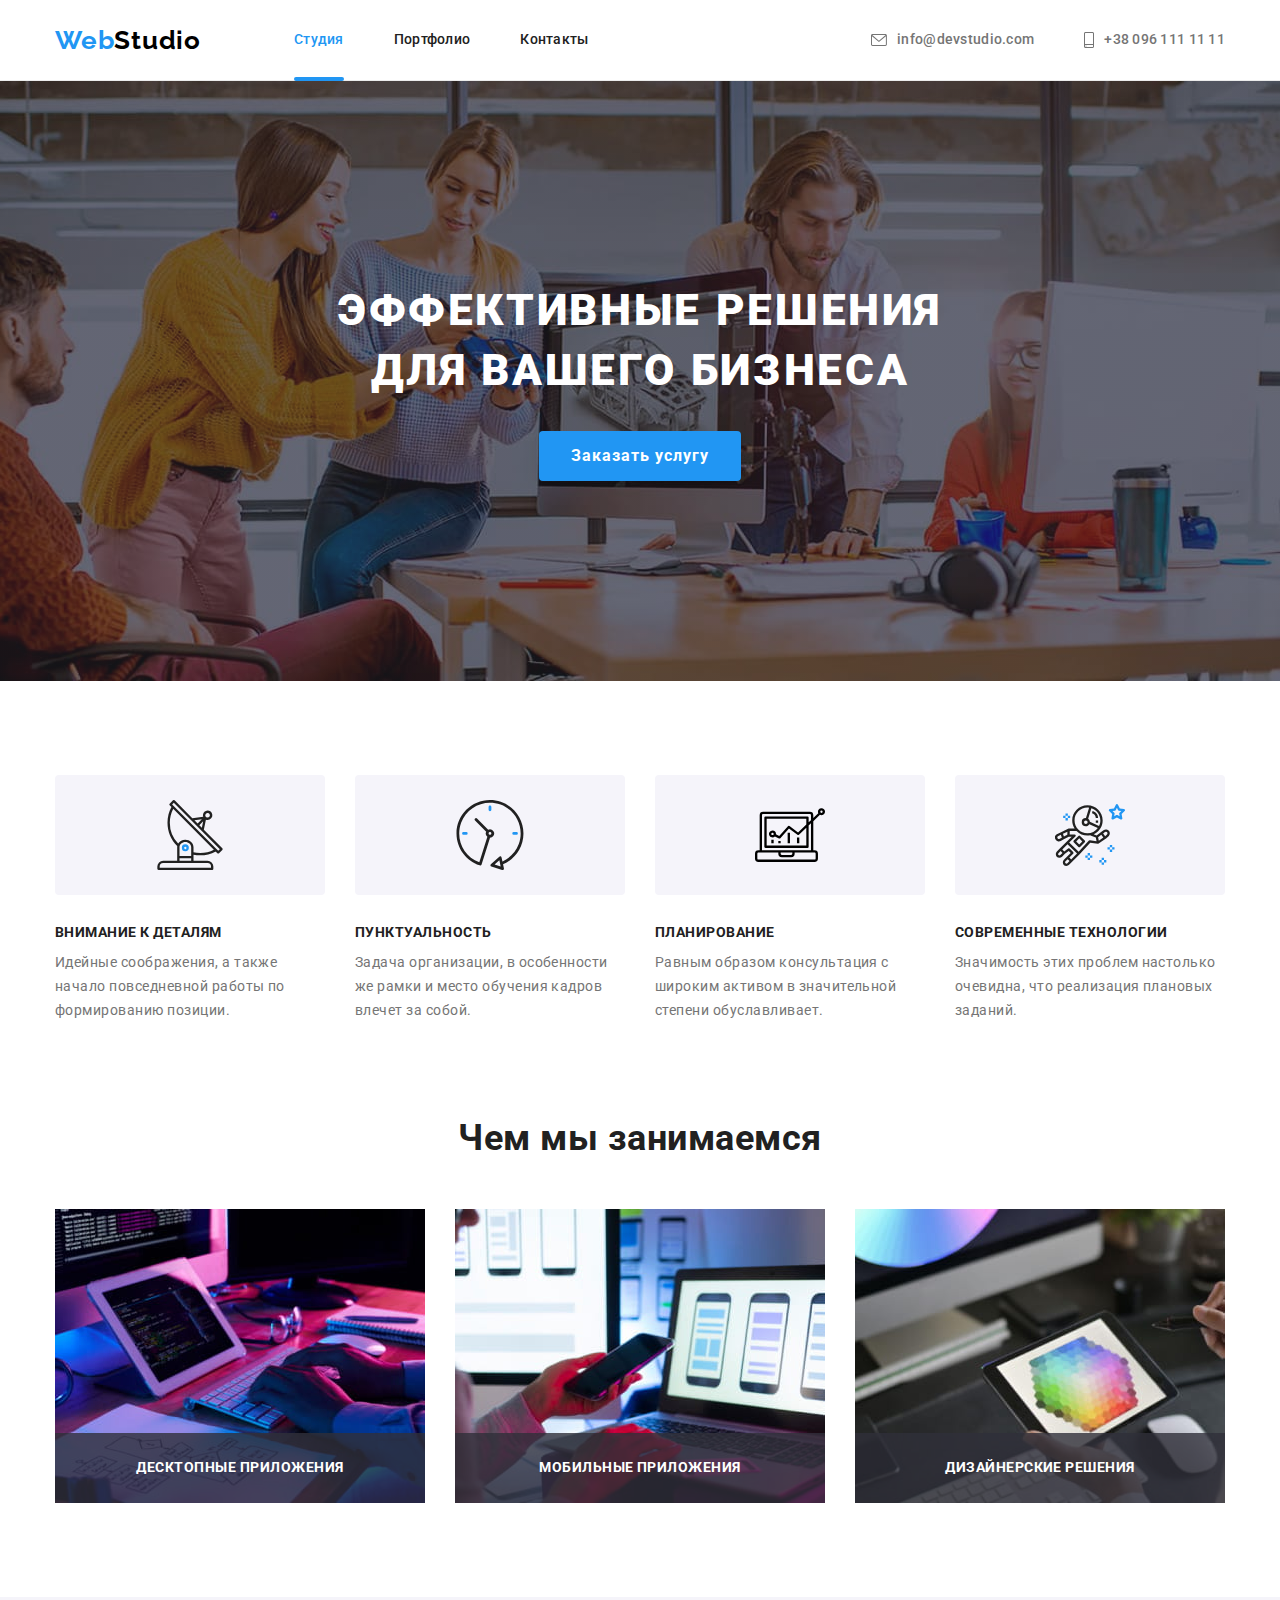
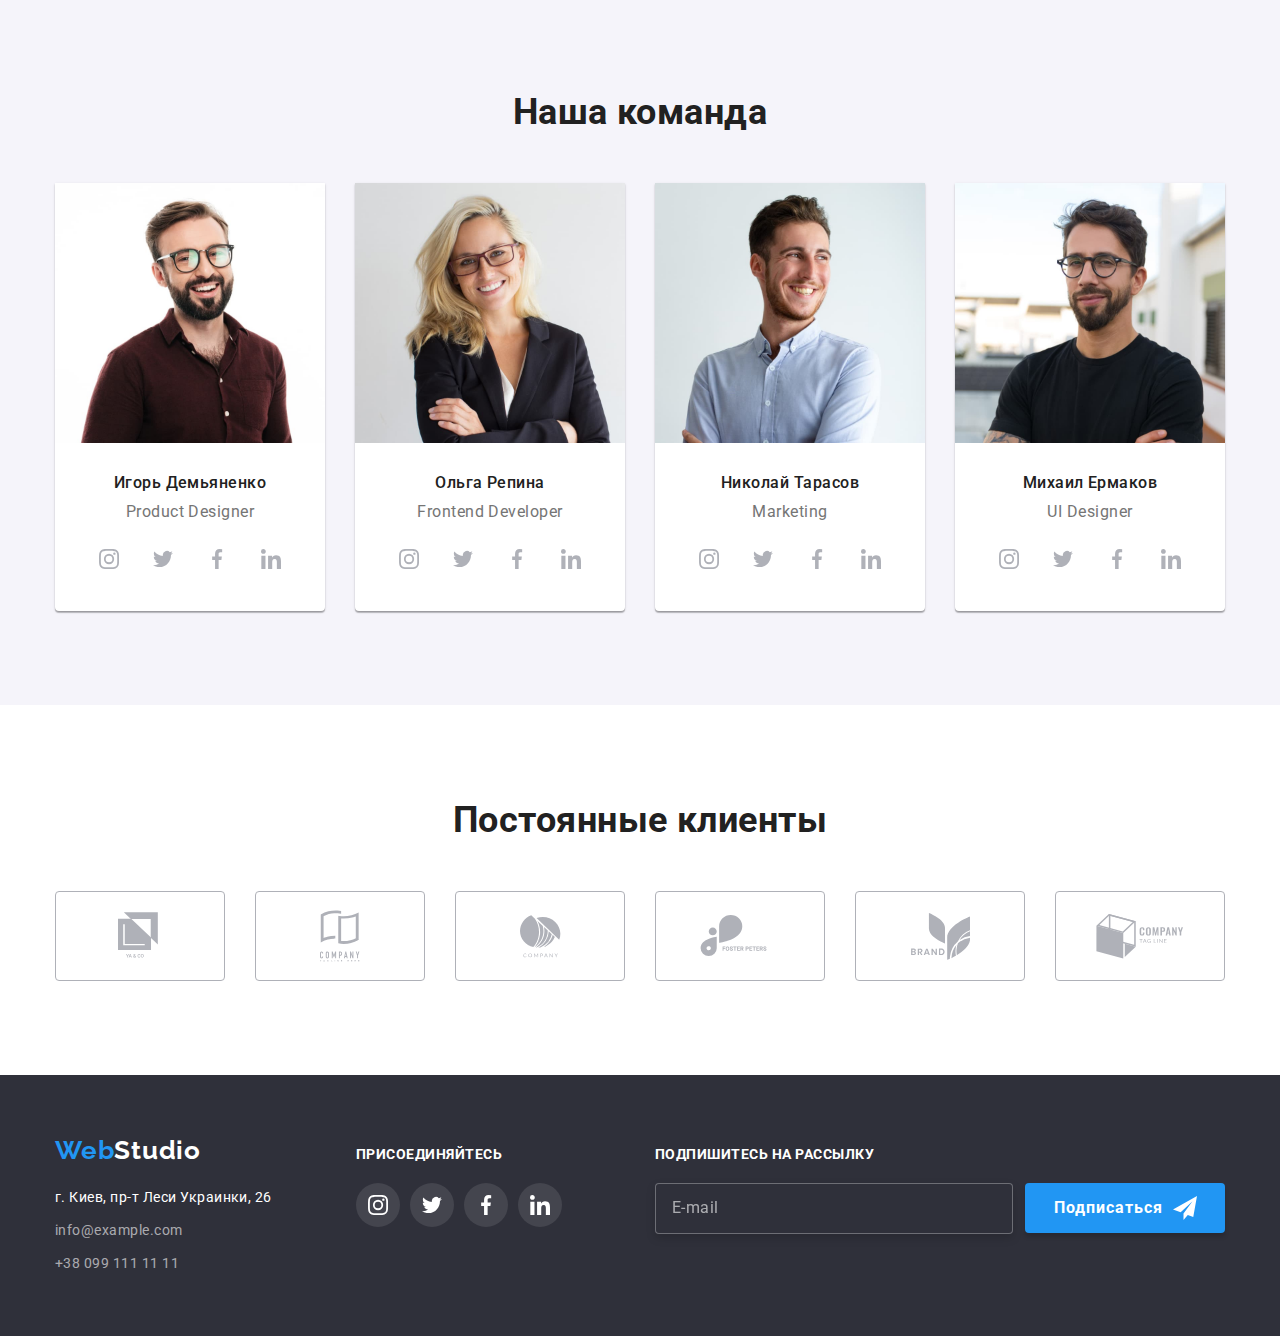
<file: index.html>
<!DOCTYPE html>
<html lang="ru">
  <head>
    <meta charset="UTF-8">
    <meta name="viewport" content="width=device-width, initial-scale=1.0">
    <title>Сайт</title>
    <link rel="stylesheet" href="https://cdnjs.cloudflare.com/ajax/libs/modern-normalize/1.0.0/modern-normalize.min.css">
    <link rel="preconnect" href="https://fonts.gstatic.com">
    <link href="https://fonts.googleapis.com/css2?family=Raleway:wght@700&family=Roboto:wght@400;500;700;900&display=swap" rel="stylesheet">
    <link rel="stylesheet" href="./css/main.min.css">
  </head>

  <body>

    <!-- Шапка сайта -->
    <header class="header">
      <div class="container header__container">
        <nav class="nav"> 
          <a class="logo nav__logo" lang="en" href="./index.html"><span class="logo--accent">Web</span>Studio</a>
          <ul class="nav__list list">
            <li class="nav__element"><a class="nav__link nav__link--current" href="./index.html">Студия</a></li>
            <li class="nav__element"><a class="nav__link" href="./portfolio.html" >Портфолио</a></li>
            <li class="nav__element"><a class="nav__link" href="#">Контакты</a></li>
          </ul>
        </nav>
        <a class="contacts-header contacts-header--mail" href="mailto:info@devstudio.com">
          <svg class="contacts-header__icon" width="16" height="12">
            <use href="./images/sprite.svg#envelope"></use>
          </svg>info@devstudio.com</a> 
        <a class="contacts-header contacts-header--tel" href="tel:+380961111111">
          <svg class="contacts-header__icon" width="10" height="16">
            <use href="./images/sprite.svg#smartphone"></use>
          </svg>+38 096 111 11 11</a>
      </div>
    </header>

    <main>
        <!-- Герой -->
      <section class="hero hero-overlay">
        <div class="container">
          <h1 class="hero__title">Эффективные решения для вашего бизнеса</h1>
          <button class="hero__button button" type="button" data-modal-open>Заказать услугу</button>
        </div> 
      </section>

        <!-- Особенности -->
      <section class="features">
        <div class="container">
          <h2 class="visually-hidden">Особенности</h2>
          <ul class="list features__list">
            <li class="features__element">
              <div class="features__decoration">
                <svg class="features__icon">
                  <use href="./images/sprite.svg#antenna"></use>
                </svg>
              </div>
              <h3 class="features__title">Внимание к деталям</h3>
              <p class="features__text">Идейные соображения, а также начало повседневной работы по формированию позиции.</p>
            </li>
            <li class="features__element">
              <div class="features__decoration">
                <svg class="features__icon">
                  <use href="./images/sprite.svg#clock"></use>
                </svg>
              </div>
              <h3 class="features__title">Пунктуальность</h3>
              <p class="features__text">Задача организации, в особенности же рамки и место обучения кадров влечет за собой.</p>
            </li>
            <li class="features__element">
              <div class="features__decoration">
                <svg class="features__icon">
                  <use href="./images/sprite.svg#diagram"></use>
                </svg>
              </div>
              <h3 class="features__title">Планирование</h3>
              <p class="features__text">Равным образом консультация с широким активом в значительной степени обуславливает.</p>
            </li>
            <li class="features__element">
              <div class="features__decoration">
                <svg class="features__icon">
                  <use href="./images/sprite.svg#astronaut"></use>
                </svg>
              </div>
              <h3 class="features__title">Современные технологии</h3>
              <p class="features__text">Значимость этих проблем настолько очевидна, что реализация плановых заданий.</p>
            </li>
          </ul>
        </div>
      </section>

        <!-- Чем мы занимаемся -->
      <section class="services">
        <div class="container">
          <h2 class="section-title">Чем мы занимаемся</h2>
          <ul class="services__list list">
            <li class="services__element">
              <img src="./images/typing1.jpg" 
              alt="Человек пишет код на компьютере за робочим столом"
              width="370"/>
              <div class="services__description">
                <p class="services__text">Десктопные приложения</p>
              </div>
            </li>
            <li class="services__element">
              <img src="./images/typing2.jpg" 
              alt="Человек за компьютером разробатывает макеты сайта для отображения на телефоне"
              width="370"/>
              <div class="services__description">
                <p class="services__text">Мобильные приложения</p>
              </div>
            </li>
            <li class="services__element">
              <img src="./images/typing3.jpg"
              alt="Человек работает с цветовой гаммой для графического дизайна на планшете"
              width="370"/>
              <div class="services__description">
                <p class="services__text">Дизайнерские решения</p>
              </div>
            </li>
          </ul>
        </div>
      </section>

        <!-- Наша команда -->
      <section class="team">
        <div class="container">
          <h2 class="section-title">Наша команда</h2>
          <ul class="list team-list">
            <li class="team-list__member">
              <img src="./images/portrait1.jpg" alt="Портрет Игоря Демьяненко" width="270"/>
              <div class="team-list__element">
                <h3 class="team-list__name">Игорь Демьяненко</h3>
                <p class="team-list__position" lang="en">Product Designer</p>
                <ul class="list team-contacts">
                  <li class="team-contacts__element">
                    <a class="team-contacts__link" href="">
                      <svg class="team-contacts__icon">
                        <use href="./images/sprite.svg#instagram"></use>
                      </svg>
                    </a>
                  </li>
                  <li class="team-contacts__element">
                    <a class="team-contacts__link" href="">
                      <svg class="team-contacts__icon">
                        <use href="./images/sprite.svg#twitter"></use>
                      </svg>
                    </a>
                  </li>
                  <li class="team-contacts__element">
                    <a class="team-contacts__link" href="">
                      <svg class="team-contacts__icon">
                        <use href="./images/sprite.svg#facebook"></use>
                      </svg>
                    </a>
                  </li>
                  <li class="team-contacts__element">
                    <a class="team-contacts__link" href="">
                      <svg class="team-contacts__icon">
                        <use href="./images/sprite.svg#linkedin"></use>
                      </svg>
                    </a>
                  </li>
                </ul>
              </div>
            </li>
            <li class="team-list__member">
              <img src="./images/portrait2.jpg" alt="Портрет Ольги Репиноой" width="270"/>
              <div class="team-list__element">
                <h3 class="team-list__name">Ольга Репина</h3>
                <p class="team-list__position" lang="en">Frontend Developer</p>
                <ul class="list team-contacts">
                  <li class="team-contacts__element">
                    <a class="team-contacts__link" href="">
                      <svg class="team-contacts__icon">
                        <use href="./images/sprite.svg#instagram"></use>
                      </svg>
                    </a>
                  </li>
                  <li class="team-contacts__element">
                    <a class="team-contacts__link" href="">
                      <svg class="team-contacts__icon">
                        <use href="./images/sprite.svg#twitter"></use>
                      </svg>
                    </a>
                  </li>
                  <li class="team-contacts__element">
                    <a class="team-contacts__link" href="">
                      <svg class="team-contacts__icon">
                        <use href="./images/sprite.svg#facebook"></use>
                      </svg>
                    </a>
                  </li>
                  <li class="team-contacts__element">
                    <a class="team-contacts__link" href="">
                      <svg class="team-contacts__icon">
                        <use href="./images/sprite.svg#linkedin"></use>
                      </svg>
                    </a>
                  </li>
                </ul>
              </div>
            </li>
            <li class="team-list__member">
              <img src="./images/portrait3.jpg" alt="Портрет Николая Тарасова" width="270"/>
              <div class="team-list__element">
                <h3 class="team-list__name">Николай Тарасов</h3>
                <p class="team-list__position" lang="en">Marketing</p>
                <ul class="list team-contacts">
                  <li class="team-contacts__element">
                    <a class="team-contacts__link" href="">
                      <svg class="team-contacts__icon">
                        <use href="./images/sprite.svg#instagram"></use>
                      </svg>
                    </a>
                  </li>
                  <li class="team-contacts__element">
                    <a class="team-contacts__link" href="">
                      <svg class="team-contacts__icon">
                        <use href="./images/sprite.svg#twitter"></use>
                      </svg>
                    </a>
                  </li>
                  <li class="team-contacts__element">
                    <a class="team-contacts__link" href="">
                      <svg class="team-contacts__icon">
                        <use href="./images/sprite.svg#facebook"></use>
                      </svg>
                    </a>
                  </li>
                  <li class="team-contacts__element">
                    <a class="team-contacts__link" href="">
                      <svg class="team-contacts__icon">
                        <use href="./images/sprite.svg#linkedin"></use>
                      </svg>
                    </a>
                  </li>
                </ul>
              </div>
            </li>
            <li class="team-list__member">
              <img src="./images/portrait4.jpg" alt="Портрет Михаила Ермакова" width="270"/>
              <div class="team-list__element">
                <h3 class="team-list__name">Михаил Ермаков</h3>
                <p class="team-list__position" lang="en">UI Designer</p>
                <ul class="list team-contacts">
                  <li class="team-contacts__element">
                    <a class="team-contacts__link" href="">
                      <svg class="team-contacts__icon">
                        <use href="./images/sprite.svg#instagram"></use>
                      </svg>
                    </a>
                  </li>
                  <li class="team-contacts__element">
                    <a class="team-contacts__link" href="">
                      <svg class="team-contacts__icon">
                        <use href="./images/sprite.svg#twitter"></use>
                      </svg>
                    </a>
                  </li>
                  <li class="team-contacts__element">
                    <a class="team-contacts__link" href="">
                      <svg class="team-contacts__icon">
                        <use href="./images/sprite.svg#facebook"></use>
                      </svg>
                    </a>
                  </li>
                  <li class="team-contacts__element">
                    <a class="team-contacts__link" href="">
                      <svg class="team-contacts__icon">
                        <use href="./images/sprite.svg#linkedin"></use>
                      </svg>
                    </a>
                  </li>
                </ul>
              </div>
            </li>
          </ul>
        </div>
      </section>

        <!-- Постоянные клиенты -->
      <section class="clients">
        <div class="container">
          <h2 class="section-title">Постоянные клиенты</h2>
          <ul class="list clients__list">
            <li class="clients__item">
              <a class="clients__link" href="" >
                <svg class="clients__icon" width="44" height="49">
                  <use href="./images/sprite.svg#logo-1"></use>
                </svg>
              </a>
            </li>
            <li class="clients__item">
              <a class="clients__link" href="" >
                <svg class="clients__icon" width="40" height="52">
                  <use href="./images/sprite.svg#logo-2"></use>
                </svg>
              </a>
            </li>
            <li class="clients__item">
              <a class="clients__link" href="" >
                <svg class="clients__icon" width="41" height="43">
                  <use href="./images/sprite.svg#logo-3"></use>
                </svg>
              </a>
            </li>
            <li class="clients__item">
              <a class="clients__link" href="" >
                <svg class="clients__icon" width="80" height="42">
                  <use href="./images/sprite.svg#logo-4"></use>
                </svg>
              </a>
            </li>
            <li class="clients__item">
              <a class="clients__link" href="" >
                <svg class="clients__icon" width="59" height="47">
                  <use href="./images/sprite.svg#logo-5"></use>
                </svg>
              </a>
            </li>
            <li class="clients__item">
              <a class="clients__link" href="" >
                <svg class="clients__icon" width="88" height="45">
                  <use href="./images/sprite.svg#logo-6"></use>
                </svg>
              </a>
            </li>
          </ul>
        </div>
      </section>
    </main>

      <!-- Футер -->
    <footer class="footer">
      <div class="container">
        <div class="footer-wrapper">
          <div class="footer-contacts">
            <a class="logo footer__logo" lang="en" href="./index.html"><span class="logo--accent">Web</span>Studio</a>
            <address class="footer-address">
              <div>
                <div class="footer-address__home">г. Киев, пр-т Леси Украинки, 26</div>
                <div class="footer-address__mail"><a class="footer-address__link" href="mailto:info@example.com">info@example.com</a></div>
                <div><a class="footer-address__link" href="tel:+380991111111">+38 099 111 11 11</a></div>
              </div>
            </address>
          </div>
          <div class="footer-links">
            <p class="footer-text">присоединяйтесь</p>
            <ul class="list footer-networks">
              <li class="footer-networks__items">
                <a class="footer-networks__links" href="">
                  <svg class="footer-networks__icons">
                    <use href="./images/sprite.svg#instagram"></use>
                  </svg>
                </a>
              </li>
              <li class="footer-networks__items">
                <a class="footer-networks__links" href="">
                  <svg class="footer-networks__icons">
                    <use href="./images/sprite.svg#twitter"></use>
                  </svg>
                </a>
              </li>
              <li class="footer-networks__items">
                <a class="footer-networks__links" href="">
                  <svg class="footer-networks__icons">
                    <use href="./images/sprite.svg#facebook"></use>
                  </svg>
                </a>
              </li>
              <li class="footer-networks__items">
                <a class="footer-networks__links" href="">
                  <svg class="footer-networks__icons">
                    <use href="./images/sprite.svg#linkedin"></use>
                  </svg>
                </a>
              </li>
            </ul>
          </div>
          <div>
            <p class="footer-text">Подпишитесь на рассылку</p>
            <form autocomplete="off" class="subscribe-form">
              <input class="subscribe-form__input" type="email" name="mail" placeholder="E-mail">
              <button class="subscribe-form__button button" type="submit">Подписаться</button>
            </form>
          </div>
        </div>
      </div>
    </footer>

    <!-- Модальное окно -->
    <div class="backdrop backdrop-hidden" data-modal>
      <div class="modal">
        <button class="close-button" type="button" data-modal-close>
          <svg class="close-button__icon" height="11" width="11">
            <use href="./images/sprite.svg#close"></use>
          </svg>
        </button>
        <p class="form-name">Оставьте свои данные, мы вам перезвоним</p>
        <form class="form" autocomplete="off">
          <div class="field">
            <label>
              <span class="form__element">Имя</span>
              <input type="text" name="name" class="form__input" placeholder=" ">
              <svg class="form__svg" width="18" height="18">
                <use href="./images/sprite.svg#username"></use>
              </svg>
            </label>
          </div>
          <div class="field">
            <label>
              <span class="form__element">Телефон</span>
              <input type="tel" name="tel" class="form__input" placeholder=" ">
              <svg class="form__svg" width="18" height="18">
                <use href="./images/sprite.svg#userphone"></use>
              </svg>
            </label>
          </div>
          <div class="field">
            <label>
              <span class="form__element">Почта</span>
              <input type="email" name="mail" class="form__input" placeholder=" ">
              <svg class="form__svg" width="18" height="18">
                <use href="./images/sprite.svg#usermail"></use>
              </svg>
            </label>
          </div>
          <div class="form__comment">
            <div class="form__element">
              <label for="comment">Комментарий</label>
            </div>
            <textarea class="form__textarea" name="comment" id="comment" placeholder="Введите текст"></textarea>
          </div>
          <div class="checkbox">
              <input id="checkbox" type="checkbox" name="agree" class="visually-hidden checkbox__old">
              <label for="checkbox" class="checkbox__label">
                <span class="checkbox__text">Соглашаюсь с рассылкой и принимаю <a class="checkbox__text--accent" href="#">Условия договора</a></span> 
              </label>
          </div>
          <button class="submit-button button" type="submit">Отправить</button>
        </form>
      </div>
    </div>
    
    <script src="./js/modal.js"></script>
  </body>
</html>
</file>
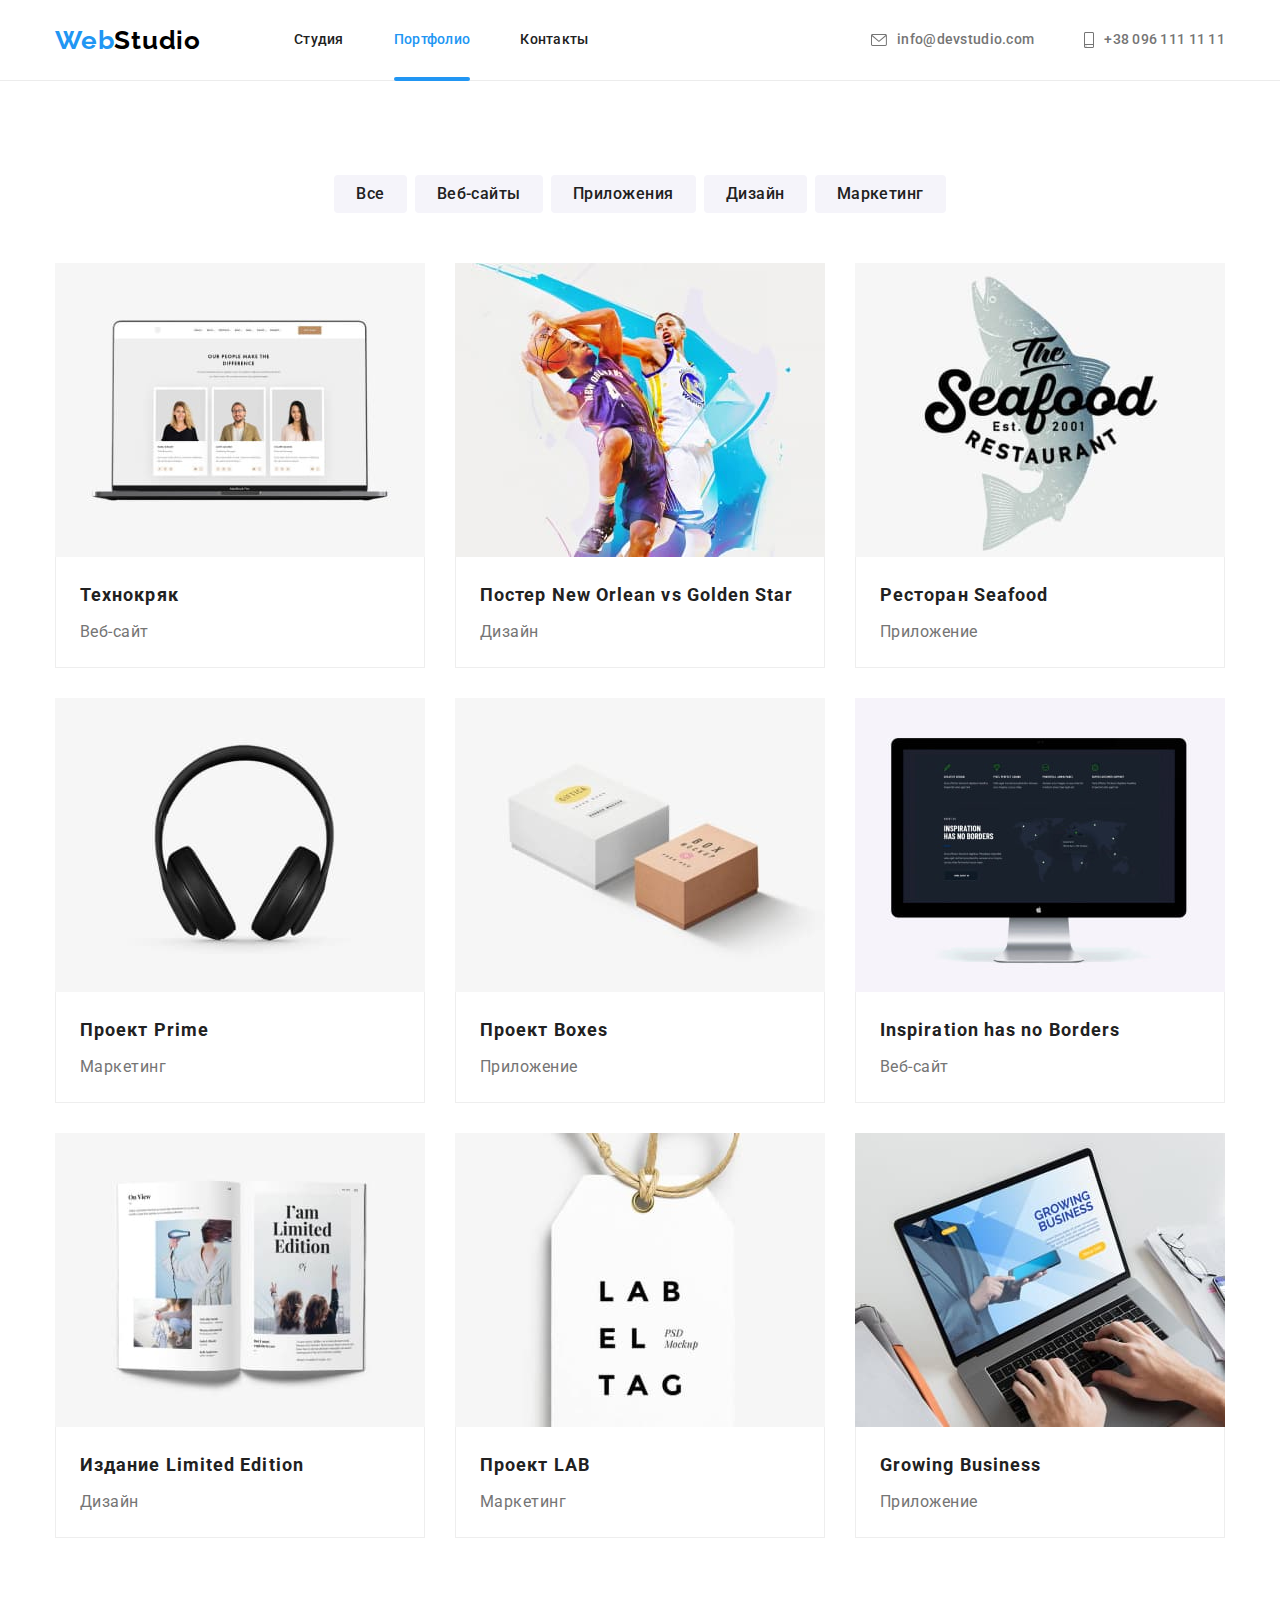
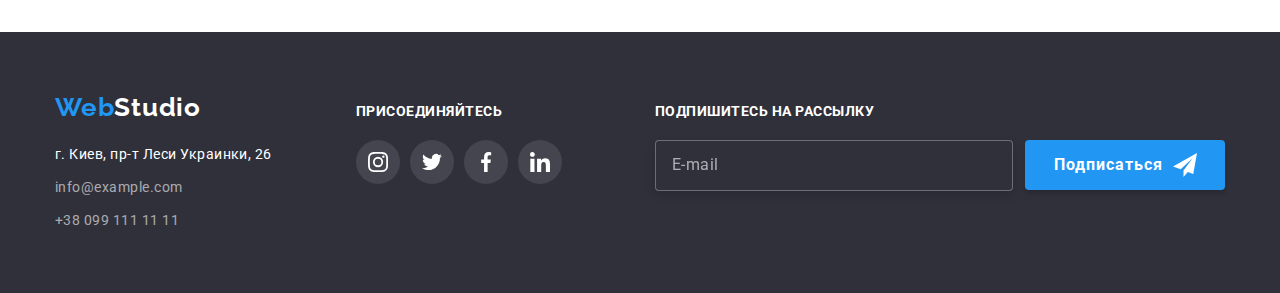
<file: portfolio.html>
<!DOCTYPE html>
<html lang="ru">
  <head>
    <meta charset="UTF-8">
    <meta name="viewport" content="width=device-width, initial-scale=1.0">
    <title>Сайт</title>
    <link rel="stylesheet" href="https://cdnjs.cloudflare.com/ajax/libs/modern-normalize/1.0.0/modern-normalize.min.css">
    <link rel="preconnect" href="https://fonts.gstatic.com">
    <link href="https://fonts.googleapis.com/css2?family=Raleway:wght@700&family=Roboto:wght@400;500;700;900&display=swap" rel="stylesheet">
    <link rel="stylesheet" href="./css/main.min.css">
  </head>

  <body>

      <!-- Шапка сайта -->
    <header class="header">
      <div class="container header__container">
        <nav class="nav"> 
          <a class="logo nav__logo" lang="en" href="./index.html"><span class="logo--accent">Web</span>Studio</a>
          <ul class="nav__list list">
            <li class="nav__element"><a class="nav__link" href="./index.html">Студия</a></li>
            <li class="nav__element"><a class="nav__link nav__link--current" href="./portfolio.html" >Портфолио</a></li>
            <li class="nav__element"><a class="nav__link" href="#">Контакты</a></li>
          </ul>
        </nav>
        <a class="contacts-header contacts-header--mail" href="mailto:info@devstudio.com">
          <svg class="contacts-header__icon" width="16" height="12">
            <use href="./images/sprite.svg#envelope"></use>
          </svg>info@devstudio.com</a> 
        <a class="contacts-header contacts-header--tel" href="tel:+380961111111">
          <svg class="contacts-header__icon" width="10" height="16">
            <use href="./images/sprite.svg#smartphone"></use>
          </svg>+38 096 111 11 11</a>
      </div>
    </header>

    <main>
        <!-- Портфолио -->
      <section class="portfolio">
        <div class="container">
          <h1 class="visually-hidden">Портфолио</h1>
          <ul class="list buttons-list">
            <li class="buttons-list__item"><button class="portfolio-button" type="button">Все</button></li>
            <li class="buttons-list__item"><button class="portfolio-button" type="button">Веб-сайты</button></li>
            <li class="buttons-list__item"><button class="portfolio-button" type="button">Приложения</button></li>
            <li class="buttons-list__item"><button class="portfolio-button" type="button">Дизайн</button></li>
            <li class="buttons-list__item"><button class="portfolio-button" type="button">Маркетинг</button></li>
          </ul>
          <ul class="list project-list">
            <li class="project">
              <a class="project__link" href="#">
                <div class="project__img">
                  <img src="./images/portfolio1.jpg" alt="Ноутбук с открытой страницей в браузере" width="370">
                  <div class="project__overlay">
                    <p class="project__text">Технокряк это современная площадка распространения коронавируса. Компании используют эту платформу для цифрового шпионажа и атак на защищённые сервера конкурентов.</p>
                  </div>
                </div>
                <div class="project__description">
                  <h2 class="project__title">Технокряк</h2>
                  <p class="project__class">Веб-сайт</p>
                </div>
              </a>
            </li>
            <li class="project">
              <a class="project__link" href="#">
                <div class="project__img">
                  <img src="./images/portfolio2.jpg" alt="Два баскетболиста с мячом в момент игры" width="370">
                  <div class="project__overlay">
                    <p class="project__text">Технокряк это современная площадка распространения коронавируса. Компании используют эту платформу для цифрового шпионажа и атак на защищённые сервера конкурентов.</p>
                  </div>
                </div>
                <div class="project__description">
                  <h2 class="project__title">Постер New Orlean vs Golden Star</h2>
                  <p class="project__class">Дизайн</p>
                </div>
              </a>
            </li>
            <li class="project">
              <a class="project__link" href="#">
                <div class="project__img">
                  <img src="./images/portfolio3.jpg" alt="Логотип ресторана с изображением рыбы и названия" width="370">
                  <div class="project__overlay">
                    <p class="project__text">Технокряк это современная площадка распространения коронавируса. Компании используют эту платформу для цифрового шпионажа и атак на защищённые сервера конкурентов.</p>
                  </div>
                </div>
                <div class="project__description">
                  <h2 class="project__title">Ресторан Seafood</h2>
                  <p class="project__class">Приложение</p>
                </div>
            </a>
            </li>
            <li class="project">
              <a class="project__link" href="#">
                <div class="project__img">
                  <img src="./images/portfolio4.jpg" alt="Чёрные наушники" width="370">
                  <div class="project__overlay">
                    <p class="project__text">Технокряк это современная площадка распространения коронавируса. Компании используют эту платформу для цифрового шпионажа и атак на защищённые сервера конкурентов.</p>
                  </div>
                </div>
                <div class="project__description">
                  <h2 class="project__title">Проект Prime</h2>
                  <p class="project__class">Маркетинг</p>
                </div>
              </a>
            </li>
            <li class="project">
              <a class="project__link" href="#">
                <div class="project__img">
                  <img src="./images/portfolio5.jpg" alt="Белая и розовая коробки" width="370">
                  <div class="project__overlay">
                    <p class="project__text">Технокряк это современная площадка распространения коронавируса. Компании используют эту платформу для цифрового шпионажа и атак на защищённые сервера конкурентов.</p>
                  </div>
                </div>
                <div class="project__description">
                  <h2 class="project__title">Проект Boxes</h2>
                  <p class="project__class">Приложение</p>
                </div>
              </a>
            </li>
            <li class="project">
              <a class="project__link" href="#">
                <div class="project__img">
                  <img src="./images/portfolio6.jpg" alt="Монитор с изображением карты мира" width="370">
                  <div class="project__overlay">
                    <p class="project__text">Технокряк это современная площадка распространения коронавируса. Компании используют эту платформу для цифрового шпионажа и атак на защищённые сервера конкурентов.</p>
                  </div>
                </div>
                <div class="project__description">
                  <h2 class="project__title">Inspiration has no Borders</h2>
                  <p class="project__class">Веб-сайт</p>
                </div>
              </a>
            </li>
            <li class="project">
              <a class="project__link" href="#">
                <div class="project__img">
                  <img src="./images/portfolio7.jpg" alt="Открытый журнал с текстом и фотографиями" width="370">
                  <div class="project__overlay">
                    <p class="project__text">Технокряк это современная площадка распространения коронавируса. Компании используют эту платформу для цифрового шпионажа и атак на защищённые сервера конкурентов.</p>
                  </div>
                </div>
                <div class="project__description">
                  <h2 class="project__title">Издание Limited Edition</h2>
                  <p class="project__class">Дизайн</p>
                </div>
              </a>
            </li>
            <li class="project">
              <a class="project__link" href="#">
                <div class="project__img">
                  <img src="./images/portfolio8.jpg" alt="Бирка с надписью" width="370">
                  <div class="project__overlay">
                    <p class="project__text">Технокряк это современная площадка распространения коронавируса. Компании используют эту платформу для цифрового шпионажа и атак на защищённые сервера конкурентов.</p>
                  </div>
                </div>
                <div class="project__description">
                  <h2 class="project__title">Проект LAB</h2>
                  <p class="project__class">Маркетинг</p>
                </div>
              </a>
            </li>
            <li class="project">
              <a class="project__link" href="#">
                <div class="project__img">
                  <img src="./images/portfolio9.jpg" alt="Человек печатает на клавиатуре ноутбука" width="370">
                  <div class="project__overlay">
                    <p class="project__text">Технокряк это современная площадка распространения коронавируса. Компании используют эту платформу для цифрового шпионажа и атак на защищённые сервера конкурентов.</p>
                  </div>
                </div>
                <div class="project__description">
                  <h2 class="project__title">Growing Business</h2>
                  <p class="project__class">Приложение</p>
                </div>
              </a>
            </li>
          </ul>
        </div>
      </section>

    </main>

    <!-- Футер -->
    <footer class="footer">
      <div class="container">
        <div class="footer-wrapper">
          <div class="footer-contacts">
            <a class="logo footer__logo" lang="en" href="./index.html"><span class="logo--accent">Web</span>Studio</a>
            <address class="footer-address">
              <div>
                <div class="footer-address__home">г. Киев, пр-т Леси Украинки, 26</div>
                <div class="footer-address__mail"><a class="footer-address__link" href="mailto:info@example.com">info@example.com</a></div>
                <div><a class="footer-address__link" href="tel:+380991111111">+38 099 111 11 11</a></div>
              </div>
            </address>
          </div>
          <div class="footer-links">
            <p class="footer-text">присоединяйтесь</p>
            <ul class="list footer-networks">
              <li class="footer-networks__items">
                <a class="footer-networks__links" href="">
                  <svg class="footer-networks__icons">
                    <use href="./images/sprite.svg#instagram"></use>
                  </svg>
                </a>
              </li>
              <li class="footer-networks__items">
                <a class="footer-networks__links" href="">
                  <svg class="footer-networks__icons">
                    <use href="./images/sprite.svg#twitter"></use>
                  </svg>
                </a>
              </li>
              <li class="footer-networks__items">
                <a class="footer-networks__links" href="">
                  <svg class="footer-networks__icons">
                    <use href="./images/sprite.svg#facebook"></use>
                  </svg>
                </a>
              </li>
              <li class="footer-networks__items">
                <a class="footer-networks__links" href="">
                  <svg class="footer-networks__icons">
                    <use href="./images/sprite.svg#linkedin"></use>
                  </svg>
                </a>
              </li>
            </ul>
          </div>
          <div>
            <p class="footer-text">Подпишитесь на рассылку</p>
            <form autocomplete="off" class="subscribe-form">
              <input class="subscribe-form__input" type="email" name="mail" placeholder="E-mail">
              <button class="subscribe-form__button button" type="submit">Подписаться</button>
            </form>
          </div>
        </div>
      </div>
    </footer>

  </body>
</html>
</file>
<file: css/main.min.css>
.nav__link,.nav__link::after,.contacts-header,.team-contacts__link,.clients__link,.project__link,.portfolio-button,.footer-networks__links,.close-button__icon,.form__svg,.form__input,.form__textarea,.checkbox__label::before{-webkit-transition-duration:250ms;transition-duration:250ms;-webkit-transition-timing-function:cubic-bezier(0.4, 0, 0.2, 1);transition-timing-function:cubic-bezier(0.4, 0, 0.2, 1)}.team-contacts__link,.footer-networks__links,.subscribe-form__button,.close-button,.checkbox{display:-webkit-box;display:-ms-flexbox;display:flex;-webkit-box-align:center;-ms-flex-align:center;align-items:center;-webkit-box-pack:center;-ms-flex-pack:center;justify-content:center}.project__text,.subscribe-form__input::-webkit-input-placeholder,.form__element,.form__textarea::-webkit-input-placeholder{font-style:normal;font-weight:400}.project__text,.subscribe-form__input:-ms-input-placeholder,.form__element,.form__textarea:-ms-input-placeholder{font-style:normal;font-weight:400}.project__text,.subscribe-form__input::-ms-input-placeholder,.form__element,.form__textarea::-ms-input-placeholder{font-style:normal;font-weight:400}.project__text,.subscribe-form__input::placeholder,.form__element,.form__textarea::placeholder{font-style:normal;font-weight:400}html{-webkit-box-sizing:border-box;box-sizing:border-box}*,*::before,*::after{-webkit-box-sizing:inherit;box-sizing:inherit}body{margin:0;font-weight:700;background-color:#fff;color:#757575;font-family:"Roboto",sans-serif;line-height:1.19;letter-spacing:0.03em}a{text-decoration:none}.list{list-style-type:none;padding-left:0;margin-top:0;margin-bottom:0}p,h1,h2,h3{margin-top:0;margin-bottom:0}img{display:block}.visually-hidden{position:absolute;clip:rect(0 0 0 0);width:1px;height:1px;margin:-1px}.container{width:1200px;padding-left:15px;padding-right:15px;margin:0 auto}.section-title{color:#212121;font-size:36px;line-height:1.17;text-align:center;margin-bottom:50px}.button{min-width:200px;font-style:normal;font-family:inherit;font-size:16px;font-weight:700;letter-spacing:0.06em;color:#fff;background:#2196F3;-webkit-box-shadow:0px 4px 4px rgba(0,0,0,0.15);box-shadow:0px 4px 4px rgba(0,0,0,0.15);border-radius:4px;border-style:none;cursor:pointer}.logo{font-family:"Raleway",sans-serif;font-size:26px;letter-spacing:0.03em}.logo--accent{color:#2196F3}.header{border-bottom:1px solid #ECECEC}.header__container{display:-webkit-box;display:-ms-flexbox;display:flex;-webkit-box-align:center;-ms-flex-align:center;align-items:center}.nav{display:-webkit-box;display:-ms-flexbox;display:flex;-webkit-box-align:center;-ms-flex-align:center;align-items:center}.nav__logo{color:#000;margin-right:93px}.nav__element:not(:last-child){margin-right:50px}.nav__list{display:-webkit-box;display:-ms-flexbox;display:flex}.nav__link{position:relative;color:#212121;font-weight:500;font-size:14px;line-height:1.14;letter-spacing:0.02em;display:block;padding:32px 0}.nav__link::after{position:absolute;bottom:-1px;right:0;content:'';display:block;width:100%;height:4px;background:#2196F3;border-radius:2px;opacity:0}.nav__link:hover,.nav__link:focus{color:#2196F3;outline:none}.nav__link--current{color:#2196F3}.nav__link--current::after{opacity:1}.contacts-header{font-style:normal;font-weight:500;font-size:14px;line-height:1.14;letter-spacing:0.02em;color:inherit;display:-webkit-box;display:-ms-flexbox;display:flex;-webkit-box-align:center;-ms-flex-align:center;align-items:center;padding:32px 0;fill:#757575}.contacts-header--mail{margin-right:50px;margin-left:auto}.contacts-header:hover,.contacts-header:focus,.contacts-header:active{color:#2196F3;outline:none;fill:#2196F3}.contacts-header__icon{margin-right:10px}.hero{text-align:center;padding-top:200px;padding-bottom:200px}.hero__title{width:696px;margin:0 auto 30px;color:#fff;font-weight:900;font-size:44px;line-height:1.36;letter-spacing:0.06em;text-transform:uppercase}.hero__button{display:inline-block;padding:10px 32px;line-height:1.88}.hero-overlay{height:600px;max-width:1600px;margin-left:auto;margin-right:auto;background-color:rgba(47,48,58,0.4);background-image:-webkit-gradient(linear, left top, right top, from(rgba(47,48,58,0.4)), to(rgba(47,48,58,0.4))),url(../images/hero-background.jpg);background-image:linear-gradient(to right, rgba(47,48,58,0.4), rgba(47,48,58,0.4)),url(../images/hero-background.jpg);background-repeat:no-repeat;background-position:center;background-size:cover}.features{padding-top:94px;padding-bottom:94px}.features__list{display:-webkit-box;display:-ms-flexbox;display:flex;-webkit-box-align:center;-ms-flex-align:center;align-items:center}.features__title{color:#212121;font-size:14px;line-height:1.14;text-transform:uppercase;margin-bottom:10px}.features__text{font-weight:400;font-size:14px;line-height:1.71}.features__decoration{width:270px;height:120px;background:#F5F4FA;border-radius:4px;display:-webkit-box;display:-ms-flexbox;display:flex;-webkit-box-pack:center;-ms-flex-pack:center;justify-content:center;-webkit-box-align:center;-ms-flex-align:center;align-items:center;margin-bottom:30px}.features__icon{width:70px}.features__element{width:270px;-ms-flex-preferred-size:calc(100%/8-30px);flex-basis:calc(100%/8-30px);margin-right:30px}.features__element:nth-child(4n){margin-right:0}.services{padding-bottom:94px}.services__list{display:-webkit-box;display:-ms-flexbox;display:flex;-webkit-box-align:center;-ms-flex-align:center;align-items:center}.services__description{position:absolute;bottom:0;right:0;height:70px;width:100%;background:rgba(47,48,58,0.8);text-align:center;padding-top:27px;padding-bottom:27px}.services__text{font-style:normal;font-size:14px;line-height:1.14;text-transform:uppercase;color:#fff}.services__element{width:370px;margin-right:30px;position:relative}.services__element:nth-child(3n){margin-right:0}.team{background-color:#F5F4FA;padding-top:94px;padding-bottom:94px}.team-list{display:-webkit-box;display:-ms-flexbox;display:flex;-webkit-box-align:center;-ms-flex-align:center;align-items:center}.team-list__member{width:270px;margin-right:30px;background-color:#fff;border-radius:0px 0px 4px 4px;-webkit-box-shadow:0px 1px 3px rgba(0,0,0,0.12),0px 1px 1px rgba(0,0,0,0.14),0px 2px 1px rgba(0,0,0,0.2);box-shadow:0px 1px 3px rgba(0,0,0,0.12),0px 1px 1px rgba(0,0,0,0.14),0px 2px 1px rgba(0,0,0,0.2)}.team-list__member:nth-child(4n){margin-right:0}.team-list__element{padding:30px 32px;text-align:center}.team-list__name{color:#212121;font-weight:500;font-size:16px;margin-bottom:10px}.team-list__position{font-weight:400;font-size:16px;margin-bottom:16px}.team-contacts{display:-webkit-box;display:-ms-flexbox;display:flex}.team-contacts__element:not(:last-child){margin-right:10px}.team-contacts__link{width:44px;height:44px;border:none;border-radius:50%;color:#AFB1B8}.team-contacts__icon{width:20px;height:20px;fill:currentColor}.team-contacts__link:hover,.team-contacts__link:focus{background:#2196F3;color:#fff;outline:none}.clients{padding-top:94px;padding-bottom:94px}.clients__list{display:-webkit-box;display:-ms-flexbox;display:flex;-webkit-box-pack:center;-ms-flex-pack:center;justify-content:center}.clients__item:not(:last-child){margin-right:30px}.clients__icon{display:-webkit-box;display:-ms-flexbox;display:flex;-webkit-box-pack:center;-ms-flex-pack:center;justify-content:center;text-align:center;fill:currentColor}.clients__link{display:-webkit-inline-box;display:-ms-inline-flexbox;display:inline-flex;-webkit-box-align:center;-ms-flex-align:center;align-items:center;-webkit-box-pack:center;-ms-flex-pack:center;justify-content:center;width:170px;height:90px;border:1px solid #AFB1B8;-webkit-box-sizing:border-box;box-sizing:border-box;border-radius:4px;color:#AFB1B8}.clients__link:hover,.clients__link:focus{outline:none;border:1px solid #2196F3;color:#2196F3}.portfolio{padding-top:94px;padding-bottom:94px}.buttons-list{display:-webkit-box;display:-ms-flexbox;display:flex;margin:0 auto 50px;-webkit-box-pack:center;-ms-flex-pack:center;justify-content:center}.buttons-list__item:not(:last-child){margin-right:8px}.project-list{display:-webkit-box;display:-ms-flexbox;display:flex;-ms-flex-wrap:wrap;flex-wrap:wrap}.project{width:370px;margin-right:30px;margin-bottom:30px}.project:nth-child(3n){margin-right:0}.project:nth-last-child(-n+3){margin-bottom:0}.project__title{color:#212121;font-size:18px;line-height:2;letter-spacing:0.06em;margin-bottom:4px}.project__class{font-weight:400;font-size:16px;line-height:1.88;color:#757575}.project__description{padding:20px 24px;border-right:1px solid #EEEEEE;border-bottom:1px solid #EEEEEE;border-left:1px solid #EEEEEE}.project__img{position:relative;overflow:hidden}.project__overlay{position:absolute;top:100%;left:0;width:100%;height:100%;background:rgba(33,150,243,0.9);padding:63px 24px;-webkit-transform:translatey(0);transform:translatey(0);-webkit-transition:-webkit-transform 250ms cubic-bezier(0.4, 0, 0.2, 1);transition:-webkit-transform 250ms cubic-bezier(0.4, 0, 0.2, 1);transition:transform 250ms cubic-bezier(0.4, 0, 0.2, 1);transition:transform 250ms cubic-bezier(0.4, 0, 0.2, 1), -webkit-transform 250ms cubic-bezier(0.4, 0, 0.2, 1)}.project__text{font-size:18px;line-height:1.56;color:#fff}.project__link{display:inline-block}.project__link:hover,.project__link:focus{outline:none;-webkit-box-shadow:0px 1px 1px rgba(0,0,0,0.12),0px 4px 4px rgba(0,0,0,0.06),1px 4px 6px rgba(0,0,0,0.16);box-shadow:0px 1px 1px rgba(0,0,0,0.12),0px 4px 4px rgba(0,0,0,0.06),1px 4px 6px rgba(0,0,0,0.16)}.project__link:hover .project__overlay,.project__link:focus .project__overlay{-webkit-transform:translatey(-100%);transform:translatey(-100%)}.portfolio-button{color:#212121;background-color:#F5F4FA;font-weight:500;font-size:16px;line-height:1.63;letter-spacing:0.03em;text-align:center;display:inline-block;border-style:none;border-radius:4px;padding:6px 22px;cursor:pointer;outline:transparent}.portfolio-button:hover,.portfolio-button:focus{color:#fff;background-color:#2196F3;-webkit-box-shadow:0px 3px 1px rgba(0,0,0,0.1),0px 1px 2px rgba(0,0,0,0.08),0px 2px 2px rgba(0,0,0,0.12);box-shadow:0px 3px 1px rgba(0,0,0,0.1),0px 1px 2px rgba(0,0,0,0.08),0px 2px 2px rgba(0,0,0,0.12)}.footer{background-color:#2F303A;padding-top:60px;padding-bottom:60px}.footer-wrapper{display:-webkit-box;display:-ms-flexbox;display:flex;-webkit-box-align:baseline;-ms-flex-align:baseline;align-items:baseline}.footer-text{margin-bottom:20px;font-style:normal;font-size:14px;line-height:1.14;text-transform:uppercase;color:#fff}.footer-contacts{margin-right:70px}.footer__logo{color:#fff;display:inline-block;margin-bottom:20px}.footer-address{font-weight:400;font-size:14px;line-height:1.71;font-style:normal;width:231px}.footer-address__home{color:#fff}.footer-address__link{height:21px;color:rgba(255,255,255,0.6)}.footer-address__mail,.footer-address__home{display:inline-block;margin-bottom:9px}.footer-links{margin-right:93px}.footer-networks{display:-webkit-box;display:-ms-flexbox;display:flex}.footer-networks__items:not(:last-child){margin-right:10px}.footer-networks__icons{width:20px;height:20px;fill:currentColor}.footer-networks__links{width:44px;height:44px;background:rgba(255,255,255,0.1);border-radius:50%;color:#fff}.footer-networks__links:hover,.footer-networks__links:focus{background:#2196F3;outline:none}.subscribe-form{display:-webkit-box;display:-ms-flexbox;display:flex}.subscribe-form__input{width:358px;padding:15px 16px;border:1px solid rgba(255,255,255,0.3);-webkit-box-sizing:border-box;box-sizing:border-box;-webkit-filter:drop-shadow(0px 4px 4px rgba(0,0,0,0.15));filter:drop-shadow(0px 4px 4px rgba(0,0,0,0.15));border-radius:4px;background:#2F303A;margin-right:12px;outline:none;color:rgba(255,255,255,0.6)}.subscribe-form__input::-webkit-input-placeholder{font-size:16px;line-height:1.25;letter-spacing:0.03em;color:rgba(255,255,255,0.6)}.subscribe-form__input:-ms-input-placeholder{font-size:16px;line-height:1.25;letter-spacing:0.03em;color:rgba(255,255,255,0.6)}.subscribe-form__input::-ms-input-placeholder{font-size:16px;line-height:1.25;letter-spacing:0.03em;color:rgba(255,255,255,0.6)}.subscribe-form__input::placeholder{font-size:16px;line-height:1.25;letter-spacing:0.03em;color:rgba(255,255,255,0.6)}.subscribe-form__button{height:50px;padding:10px 28px 10px 29px;line-height:1.87}.subscribe-form__button::after{display:inline-block;content:'';margin-left:10px;width:24px;height:24px;background-image:url(../images/send.svg);background-repeat:no-repeat;background-position:center;background-size:cover}.backdrop{position:fixed;top:0;left:0;width:100%;height:100%;background:rgba(0,0,0,0.2);-webkit-transition-property:opacity;transition-property:opacity;-webkit-transition-duration:400ms;transition-duration:400ms;-webkit-transition-timing-function:linear;transition-timing-function:linear}.backdrop-hidden{opacity:0;pointer-events:none}.modal{padding:40px;position:absolute;top:50%;left:50%;-webkit-transform:translate(-50%, -50%);transform:translate(-50%, -50%);min-width:528px;min-height:581px;background:#fff;-webkit-box-shadow:0px 1px 3px rgba(0,0,0,0.12),0px 1px 1px rgba(0,0,0,0.14),0px 2px 1px rgba(0,0,0,0.2);box-shadow:0px 1px 3px rgba(0,0,0,0.12),0px 1px 1px rgba(0,0,0,0.14),0px 2px 1px rgba(0,0,0,0.2);border-radius:4px}.close-button{position:absolute;top:8px;right:8px;width:30px;height:30px;padding:0;background:#fff;border-radius:50%;border:1px solid rgba(0,0,0,0.1);cursor:pointer;color:#000}.close-button__icon{fill:currentColor}.close-button:focus{outline:none}.close-button:focus .close-button__icon,.close-button:hover .close-button__icon{color:#2196F3}.submit-button{display:block;margin:0 auto;padding:10px 55px 10px 56px;line-height:1.88}.field{position:relative;cursor:pointer;margin-bottom:10px}.form-name{margin-bottom:12px;font-style:normal;font-size:20px;line-height:1.15;text-align:center;color:#212121}.form__element{display:block;margin-bottom:4px;font-size:12px;line-height:1.17;letter-spacing:0.01em;color:#757575}.form__svg{position:absolute;left:12px;bottom:11px;fill:#212121}.form__comment{margin-bottom:20px}.form__input{padding-left:42px;height:40px;width:100%;border-radius:4px;border:1px solid rgba(33,33,33,0.2);-webkit-box-sizing:border-box;box-sizing:border-box;cursor:pointer}.form__input:focus,.form__textarea:focus{outline:none;border-color:#2196F3}.field:focus-within .form__svg{fill:#2196F3}.form__textarea{height:120px;padding:12px 16px;resize:none;width:100%;border-radius:4px;border:1px solid rgba(33,33,33,0.2);-webkit-box-sizing:border-box;box-sizing:border-box;cursor:pointer}.form__textarea::-webkit-input-placeholder{font-size:14px;line-height:1.14;letter-spacing:0.01em;color:rgba(117,117,117,0.5)}.form__textarea:-ms-input-placeholder{font-size:14px;line-height:1.14;letter-spacing:0.01em;color:rgba(117,117,117,0.5)}.form__textarea::-ms-input-placeholder{font-size:14px;line-height:1.14;letter-spacing:0.01em;color:rgba(117,117,117,0.5)}.form__textarea::placeholder{font-size:14px;line-height:1.14;letter-spacing:0.01em;color:rgba(117,117,117,0.5)}.checkbox{margin-bottom:30px}.checkbox__label{display:-webkit-inline-box;display:-ms-inline-flexbox;display:inline-flex;-webkit-box-align:center;-ms-flex-align:center;align-items:center}.checkbox__label::before{content:" ";display:inline-block;width:16px;height:15px;cursor:pointer;border:2px solid #000;border-radius:2px;margin-right:7px}.checkbox__old:checked+.checkbox__label::before{background-color:#2196F3;border-color:#2196F3;background-image:url(../images/checked.svg);background-size:contain;background-origin:border-box}.checkbox__old:focus+.checkbox__label::before{border:2px solid #2196F3}.checkbox__text{display:inline-block;font-style:normal;font-weight:400;font-size:14px;line-height:1.71;color:#757575}.checkbox__text--accent{-webkit-text-decoration-line:underline;text-decoration-line:underline;text-decoration-skip-ink:none;color:#2196F3}
/*# sourceMappingURL=main.min.css.map */
</file>
